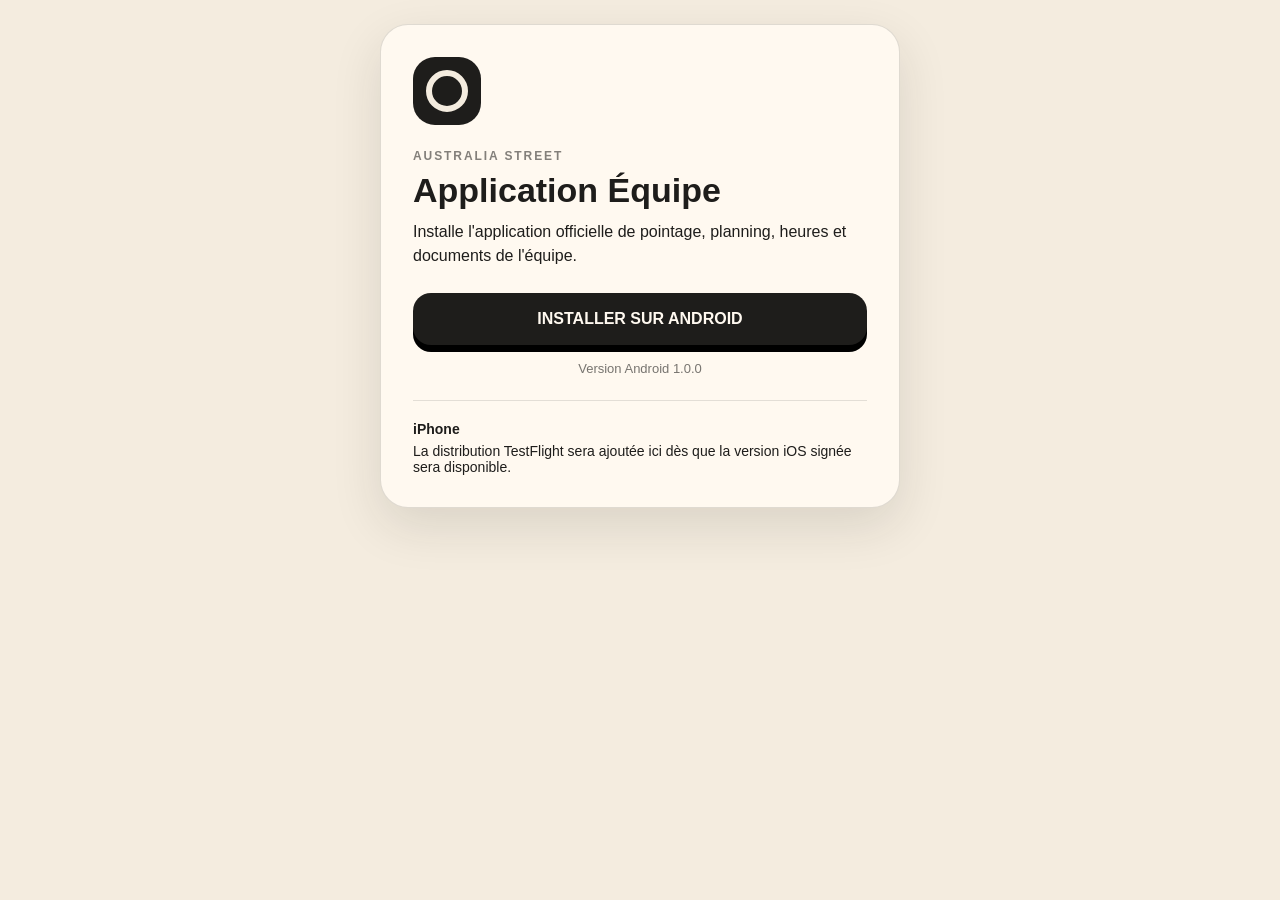
<file: install-equipe/index.html>
<!doctype html>
<html lang="fr">
<head>
  <meta charset="utf-8">
  <meta name="viewport" content="width=device-width,initial-scale=1,viewport-fit=cover">
  <meta name="theme-color" content="#f4ecdf">
  <title>Australia Street Équipe</title>
  <style>
    *{box-sizing:border-box}html,body{margin:0;min-height:100%;font-family:Arial,sans-serif;background:#f4ecdf;color:#1e1d1b}body{display:grid;place-items:center;padding:24px}.card{width:min(100%,520px);background:#fff9f0;border:1px solid rgba(30,29,27,.14);border-radius:28px;padding:32px;box-shadow:0 18px 50px rgba(30,29,27,.12)}.mark{width:68px;height:68px;border-radius:22px;background:#1e1d1b;display:grid;place-items:center;margin-bottom:24px}.mark:before{content:"";width:30px;height:30px;border:6px solid #f4ecdf;border-radius:50%}.eyebrow{font-size:12px;font-weight:800;letter-spacing:.16em;text-transform:uppercase;opacity:.55}h1{font-size:34px;line-height:1.02;margin:10px 0 12px}p{line-height:1.55;margin:0 0 24px}.btn{display:block;width:100%;border:0;border-radius:18px;padding:17px 20px;text-align:center;text-decoration:none;font-weight:800;background:#1e1d1b;color:#fff9f0;box-shadow:0 7px 0 #000}.btn:active{transform:translateY(4px);box-shadow:0 3px 0 #000}.secondary{margin-top:16px;text-align:center;font-size:13px;opacity:.6}.ios{margin-top:24px;padding-top:20px;border-top:1px solid rgba(30,29,27,.12);font-size:14px}.ios b{display:block;margin-bottom:6px}
  </style>
</head>
<body>
  <main class="card">
    <div class="mark"></div>
    <div class="eyebrow">Australia Street</div>
    <h1>Application Équipe</h1>
    <p>Installe l'application officielle de pointage, planning, heures et documents de l'équipe.</p>
    <a class="btn" href="https://github.com/djnastx-a11y/POINTAGE-NASTX/releases/download/team-android-latest/Australia-Street-Equipe.apk">INSTALLER SUR ANDROID</a>
    <div class="secondary">Version Android 1.0.0</div>
    <div class="ios"><b>iPhone</b>La distribution TestFlight sera ajoutée ici dès que la version iOS signée sera disponible.</div>
  </main>
</body>
</html>
</file>
